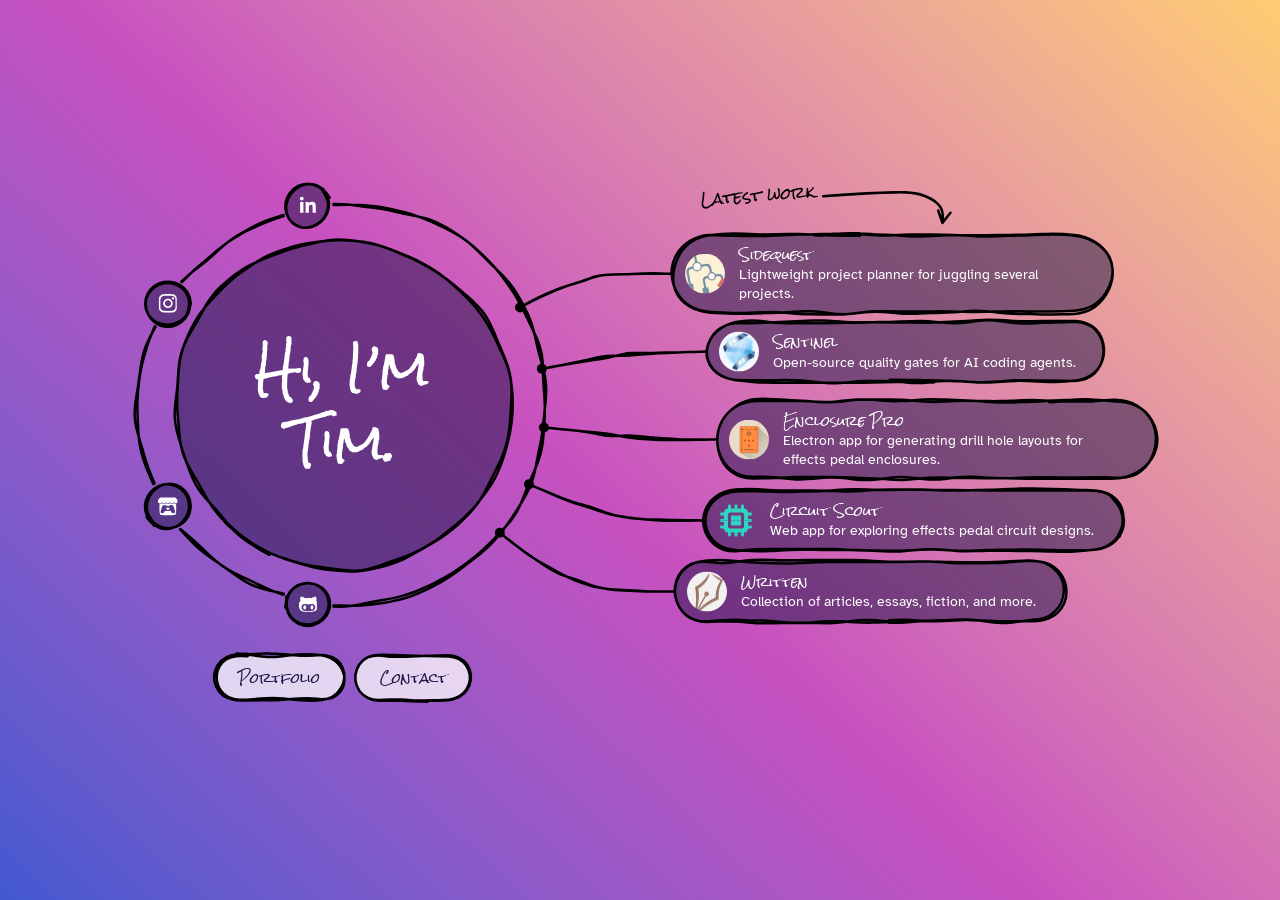
<file: index.html>
<!DOCTYPE html>
<html lang="en" class="no-js">
  <head>
    <!-- Google tag (gtag.js) -->
    <script async src="https://www.googletagmanager.com/gtag/js?id=G-JM2CZ1DLQ4"></script>
    <script>
      window.dataLayer = window.dataLayer || [];
      function gtag(){dataLayer.push(arguments);}
      gtag('js', new Date());

      gtag('config', 'G-JM2CZ1DLQ4');
    </script>
    <meta charset="utf-8">
    <meta name="viewport" content="width=device-width, initial-scale=1">
    <title>Tim Samoff | Games, Apps, and Writing</title>
    <meta name="description" content="Tim Samoff is a Southern California-based game designer, educator, and media producer creating games, apps, interactive experiences, and written work.">
    <link rel="canonical" href="https://samoff.com/">
    <meta property="og:title" content="Tim Samoff | Games, Apps, and Writing">
    <meta property="og:description" content="Tim Samoff is a Southern California-based game designer, educator, and media producer creating games, apps, interactive experiences, and written work.">
    <meta property="og:url" content="https://samoff.com/">
    <meta property="og:type" content="website">
    <meta property="og:site_name" content="Tim Samoff">
    <meta property="og:locale" content="en_US">
    <meta property="og:image" content="https://samoff.com/samoff-com-social.png">
    <meta property="og:image:width" content="1200">
    <meta property="og:image:height" content="630">
    <meta property="og:image:alt" content="The samoff.com home page: a circle reading I explore, ringed by social icons, beside five project links over a purple-to-orange gradient.">
    <meta name="twitter:card" content="summary_large_image">
    <meta name="twitter:title" content="Tim Samoff | Games, Apps, and Writing">
    <meta name="twitter:description" content="Tim Samoff is a Southern California-based game designer, educator, and media producer creating games, apps, interactive experiences, and written work.">
    <meta name="twitter:image" content="https://samoff.com/samoff-com-social.png">
    <link rel="icon" href="favicon.ico" sizes="any">
    <link rel="icon" href="favicon.png" type="image/png" sizes="32x32">
    <link rel="apple-touch-icon" href="apple-touch-icon.png">
    <script>document.documentElement.className = 'js';</script>
    <link rel="preconnect" href="https://fonts.googleapis.com">
    <link rel="preconnect" href="https://fonts.gstatic.com" crossorigin>
    <link rel="stylesheet" href="https://fonts.googleapis.com/css2?family=Atkinson+Hyperlegible:wght@400;700&family=Rock+Salt&display=swap">
    <link rel="stylesheet" href="css/home.css">
    <script type="application/ld+json">
    {
      "@context": "https://schema.org",
      "@graph": [
        {
          "@type": "WebSite",
          "@id": "https://samoff.com/#website",
          "url": "https://samoff.com/",
          "name": "Tim Samoff",
          "author": { "@id": "https://samoff.com/#person" }
        },
        {
          "@type": "Person",
          "@id": "https://samoff.com/#person",
          "name": "Tim Samoff",
          "url": "https://samoff.com",
          "sameAs": [
            "https://github.com/timsamoff",
            "https://timsamoff.itch.io",
            "https://instagram.com/timsamoff",
            "https://linkedin.com/in/timsamoff/"
          ]
        }
      ]
    }
    </script>
  </head>

  <body>
    <main class="stage">
      <!-- Lines, circle, and arrow are drawn here by js/home.js. -->
      <svg class="ink" aria-hidden="true" focusable="false"></svg>
      <div class="zone" aria-hidden="true"></div>
      <div class="orbit-probe" aria-hidden="true"></div>

      <header class="hub">
        <h1>Hi, I&#8217;m<br>Tim.</h1>

        <!-- Shows the lines from js/lines.js on hover, click, or tap. -->
        <p class="hub-say" aria-live="polite"></p>

        <!-- Small screens: shows the tapped project. -->
        <div class="hub-detail" aria-live="polite">
          <p class="d-name"></p>
          <p class="d-desc"></p>
          <a class="d-open" href="#">Open</a>
        </div>
      </header>

      <section class="work" aria-labelledby="work-title">
        <h2 class="tape" id="work-title">Latest work</h2>
        <ul class="pills">
          <li>
            <a class="pill" href="https://offware.io/sidequest/">
              <span class="glyph"><img src="img/sidequest.svg" alt="" width="40" height="40" draggable="false"></span>
              <span class="pill-text">
                <span class="name">Sidequest</span>
                <span class="desc">Lightweight project planner for juggling several projects.</span>
              </span>
            </a>
          </li>
          <li>
            <a class="pill" href="https://offware.io/sentinel/">
              <span class="glyph"><img src="img/sentinel.png" alt="" width="40" height="40" draggable="false"></span>
              <span class="pill-text">
                <span class="name">Sentinel</span>
                <span class="desc">Open-source quality gates for AI coding agents.</span>
              </span>
            </a>
          </li>
          <li>
            <a class="pill" href="https://offware.io/enclosure-pro/">
              <span class="glyph"><img src="img/enclosure-pro.svg" alt="" width="40" height="40" draggable="false"></span>
              <span class="pill-text">
                <span class="name">Enclosure Pro</span>
                <span class="desc">Electron app for generating drill hole layouts for effects pedal enclosures.</span>
              </span>
            </a>
          </li>
          <li>
            <a class="pill" href="https://circuit-scout.offware.io/">
              <span class="glyph"><img src="img/circuit-scout.svg" alt="" width="40" height="40" draggable="false"></span>
              <span class="pill-text">
                <span class="name">Circuit Scout</span>
                <span class="desc">Web app for exploring effects pedal circuit designs.</span>
              </span>
            </a>
          </li>
          <li>
            <a class="pill" href="/written/">
              <span class="glyph"><img src="img/written.png" alt="" width="40" height="40" draggable="false"></span>
              <span class="pill-text">
                <span class="name">Written</span>
                <span class="desc">Collection of articles, essays, fiction, and more.</span>
              </span>
            </a>
          </li>
        </ul>
      </section>

      <!-- Icons: Font Awesome Free 6.5.0, CC BY 4.0, fontawesome.com -->
      <nav class="social" aria-label="Elsewhere">
        <ul>
          <li><a href="https://github.com/timsamoff" aria-label="GitHub"><svg viewBox="0 0 480 512" aria-hidden="true" focusable="false"><path d="M186.1 328.7c0 20.9-10.9 55.1-36.7 55.1s-36.7-34.2-36.7-55.1 10.9-55.1 36.7-55.1 36.7 34.2 36.7 55.1zM480 278.2c0 31.9-3.2 65.7-17.5 95-37.9 76.6-142.1 74.8-216.7 74.8-75.8 0-186.2 2.7-225.6-74.8-14.6-29-20.2-63.1-20.2-95 0-41.9 13.9-81.5 41.5-113.6-5.2-15.8-7.7-32.4-7.7-48.8 0-21.5 4.9-32.3 14.6-51.8 45.3 0 74.3 9 108.8 36 29-6.9 58.8-10 88.7-10 27 0 54.2 2.9 80.4 9.2 34-26.7 63-35.2 107.8-35.2 9.8 19.5 14.6 30.3 14.6 51.8 0 16.4-2.6 32.7-7.7 48.2 27.5 32.4 39 72.3 39 114.2zm-64.3 50.5c0-43.9-26.7-82.6-73.5-82.6-18.9 0-37 3.4-56 6-14.9 2.3-29.8 3.2-45.1 3.2-15.2 0-30.1-.9-45.1-3.2-18.7-2.6-37-6-56-6-46.8 0-73.5 38.7-73.5 82.6 0 87.8 80.4 101.3 150.4 101.3h48.2c70.3 0 150.6-13.4 150.6-101.3zm-82.6-55.1c-25.8 0-36.7 34.2-36.7 55.1s10.9 55.1 36.7 55.1 36.7-34.2 36.7-55.1-10.9-55.1-36.7-55.1z"/></svg></a></li>
          <li><a href="https://timsamoff.itch.io" aria-label="itch.io"><svg viewBox="0 0 512 512" aria-hidden="true" focusable="false"><path d="M71.92 34.77C50.2 47.67 7.4 96.84 7 109.73v21.34c0 27.06 25.29 50.84 48.25 50.84 27.57 0 50.54-22.85 50.54-50 0 27.12 22.18 50 49.76 50s49-22.85 49-50c0 27.12 23.59 50 51.16 50h.5c27.57 0 51.16-22.85 51.16-50 0 27.12 21.47 50 49 50s49.76-22.85 49.76-50c0 27.12 23 50 50.54 50 23 0 48.25-23.78 48.25-50.84v-21.34c-.4-12.9-43.2-62.07-64.92-75C372.56 32.4 325.76 32 256 32S91.14 33.1 71.92 34.77zm132.32 134.39c-22 38.4-77.9 38.71-99.85.25-13.17 23.14-43.17 32.07-56 27.66-3.87 40.15-13.67 237.13 17.73 269.15 80 18.67 302.08 18.12 379.76 0 31.65-32.27 21.32-232 17.75-269.15-12.92 4.44-42.88-4.6-56-27.66-22 38.52-77.85 38.1-99.85-.24-7.1 12.49-23.05 28.94-51.76 28.94a57.54 57.54 0 0 1-51.75-28.94zm-41.58 53.77c16.47 0 31.09 0 49.22 19.78a436.91 436.91 0 0 1 88.18 0C318.22 223 332.85 223 349.31 223c52.33 0 65.22 77.53 83.87 144.45 17.26 62.15-5.52 63.67-33.95 63.73-42.15-1.57-65.49-32.18-65.49-62.79-39.25 6.43-101.93 8.79-155.55 0 0 30.61-23.34 61.22-65.49 62.79-28.42-.06-51.2-1.58-33.94-63.73 18.67-67 31.56-144.45 83.88-144.45zM256 270.79s-44.38 40.77-52.35 55.21l29-1.17v25.32c0 1.55 21.34.16 23.33.16 11.65.54 23.31 1 23.31-.16v-25.28l29 1.17c-8-14.48-52.35-55.24-52.35-55.24z"/></svg></a></li>
          <li><a href="https://instagram.com/timsamoff" aria-label="Instagram"><svg viewBox="0 0 448 512" aria-hidden="true" focusable="false"><path d="M224.1 141c-63.6 0-114.9 51.3-114.9 114.9s51.3 114.9 114.9 114.9S339 319.5 339 255.9 287.7 141 224.1 141zm0 189.6c-41.1 0-74.7-33.5-74.7-74.7s33.5-74.7 74.7-74.7 74.7 33.5 74.7 74.7-33.6 74.7-74.7 74.7zm146.4-194.3c0 14.9-12 26.8-26.8 26.8-14.9 0-26.8-12-26.8-26.8s12-26.8 26.8-26.8 26.8 12 26.8 26.8zm76.1 27.2c-1.7-35.9-9.9-67.7-36.2-93.9-26.2-26.2-58-34.4-93.9-36.2-37-2.1-147.9-2.1-184.9 0-35.8 1.7-67.6 9.9-93.9 36.1s-34.4 58-36.2 93.9c-2.1 37-2.1 147.9 0 184.9 1.7 35.9 9.9 67.7 36.2 93.9s58 34.4 93.9 36.2c37 2.1 147.9 2.1 184.9 0 35.9-1.7 67.7-9.9 93.9-36.2 26.2-26.2 34.4-58 36.2-93.9 2.1-37 2.1-147.8 0-184.8zM398.8 388c-7.8 19.6-22.9 34.7-42.6 42.6-29.5 11.7-99.5 9-132.1 9s-102.7 2.6-132.1-9c-19.6-7.8-34.7-22.9-42.6-42.6-11.7-29.5-9-99.5-9-132.1s-2.6-102.7 9-132.1c7.8-19.6 22.9-34.7 42.6-42.6 29.5-11.7 99.5-9 132.1-9s102.7-2.6 132.1 9c19.6 7.8 34.7 22.9 42.6 42.6 11.7 29.5 9 99.5 9 132.1s2.7 102.7-9 132.1z"/></svg></a></li>
          <li><a href="https://linkedin.com/in/timsamoff/" aria-label="LinkedIn"><svg viewBox="0 0 448 512" aria-hidden="true" focusable="false"><path d="M100.28 448H7.4V148.9h92.88zM53.79 108.1C24.09 108.1 0 83.5 0 53.8a53.79 53.79 0 0 1 107.58 0c0 29.7-24.1 54.3-53.79 54.3zM447.9 448h-92.68V302.4c0-34.7-.7-79.2-48.29-79.2-48.29 0-55.69 37.7-55.69 76.7V448h-92.78V148.9h89.08v40.8h1.3c12.4-23.5 42.69-48.3 87.88-48.3 94 0 111.28 61.9 111.28 142.3V448z"/></svg></a></li>
        </ul>
      </nav>

      <nav class="actions" aria-label="Portfolio and contact">
        <a class="btn" href="/portfolio">Portfolio</a>
        <a class="btn" href="mailto:samoff@gmail.com">Contact</a>
      </nav>
    </main>

    <script src="js/lines.js"></script>
    <script src="js/home.js"></script>
  </body>
</html>
</file>
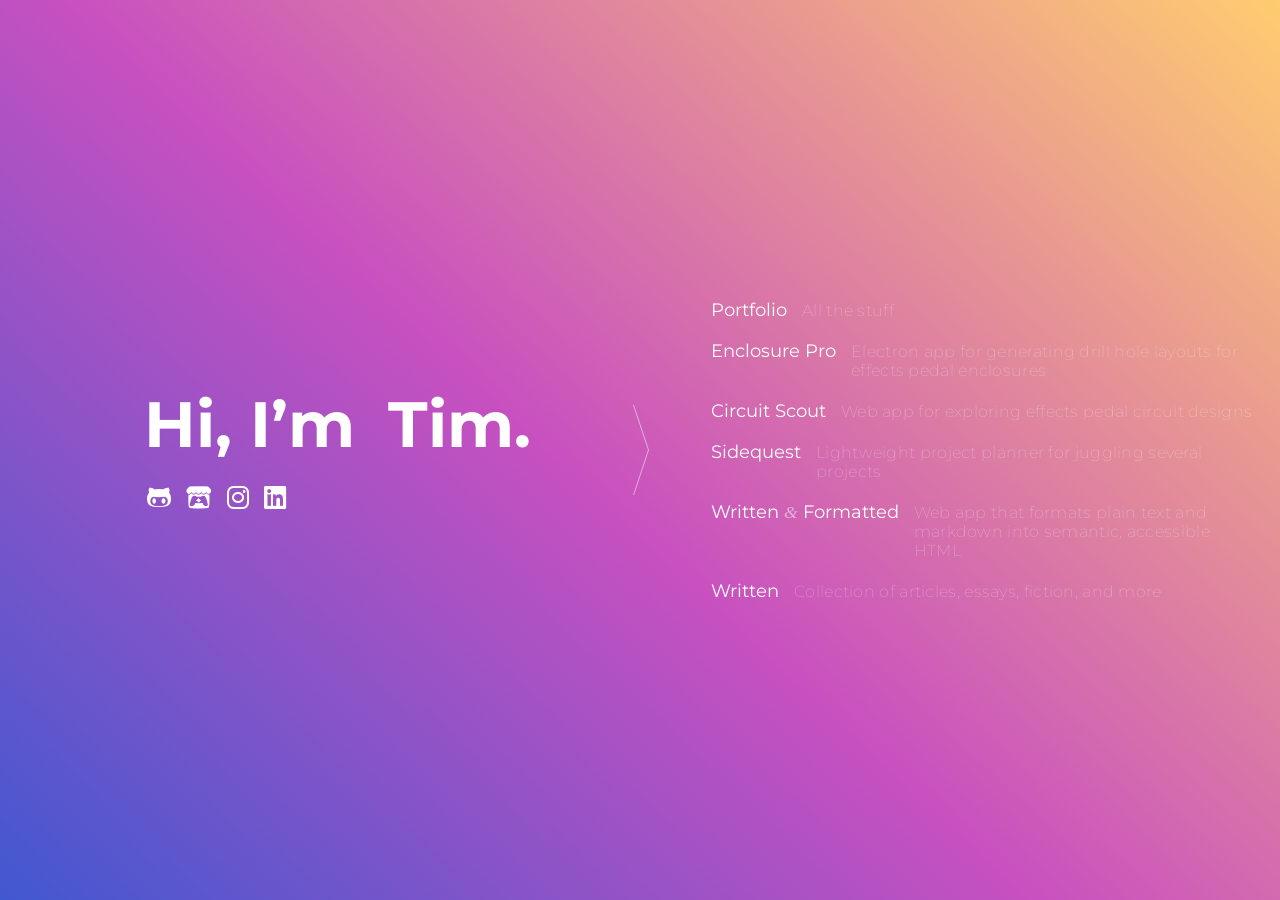
<file: archive/2026-11-home/index.html>
<!DOCTYPE html>
<html>
  <head>
    <meta charset="utf-8">
    <!-- Archived copy of the home page as it was before November 2026. -->
    <meta name="robots" content="noindex">
    <meta name="viewport" content="width=device-width, initial-scale=1.0, maximum-scale=1.0, user-scalable=no">
    <title>Tim Samoff | Games, Writing, and Web Apps</title>
    <meta name="description" content="A curated collection of work by educator, media producer, and game designer Tim Samoff.">
    <link rel="canonical" href="https://samoff.com/">
    <link rel="stylesheet" href="css/reset.css">
    <link rel="stylesheet" href="css/main.css">
    <link rel="stylesheet" href="https://cdnjs.cloudflare.com/ajax/libs/font-awesome/6.5.0/css/all.min.css">
    <script type="application/ld+json">
    {
      "@context": "https://schema.org",
      "@graph": [
        {
          "@type": "WebSite",
          "@id": "https://samoff.com/#website",
          "url": "https://samoff.com/",
          "name": "Tim Samoff",
          "author": { "@id": "https://samoff.com/#person" }
        },
        {
          "@type": "Person",
          "@id": "https://samoff.com/#person",
          "name": "Tim Samoff",
          "url": "https://samoff.com",
          "sameAs": [
            "https://github.com/timsamoff",
            "https://timsamoff.itch.io",
            "https://instagram.com/timsamoff",
            "https://linkedin.com/in/timsamoff/"
          ]
        }
      ]
    }
    </script>
  </head>

<body>
    <div class="main-wrapper">
        <div class="container">
            <div class="about-me">
                Hi, I&#8217;m <span class="tim"><a href='mailto:samoff@gmail.com'>Tim</a></span>.
                <span class="regular-text links">
                    <a href="https://github.com/timsamoff"><i class="first fa-brands fa-github-alt"></i></a>
                    <a href="https://timsamoff.itch.io"><i class="fa-brands fa-itch-io"></i></a>
                    <a href="https://instagram.com/timsamoff"><i class="fa-brands fa-instagram"></i></a>
                    <a href="https://linkedin.com/in/timsamoff/"><i class="fa-brands fa-linkedin"></i></a>
                </span>
            </div>
        </div>
        
        <div class="extension-area">
            <div class="divider">
                <svg class="chevron" viewBox="0 0 24 24" preserveAspectRatio="none" fill="none" stroke="currentColor">
                    <path d="M9 18l6-6-6-6" vector-effect="non-scaling-stroke"/>
                </svg>
            </div>
            <div class="projects-list">
                <ul>
                    <li><a href="/portfolio">Portfolio</a>
                    <span class="desc">All the stuff</span></li>
                    <li><a href="/enclosure-pro">Enclosure Pro</a>
                    <span class="desc">Electron app for generating drill hole layouts for effects pedal enclosures</span></li>
                    <li><a href="/circuit-scout">Circuit Scout</a>
                    <span class="desc">Web app for exploring effects pedal circuit designs</span></li>
                    <li><a href="/sidequest/">Sidequest</a>
                    <span class="desc">Lightweight project planner for juggling several projects</span></li>
                    <li><a href="/written/app/">Written <em>&</em> Formatted</a>
                    <span class="desc">Web app that formats plain text and markdown into semantic, accessible HTML</span></li>
                    <li><a href="/written/">Written</a>
                    <span class="desc">Collection of articles, essays, fiction, and more</span></li>
                </ul>
            </div>
        </div>
    </div>
</body>
</html>
</file>
<file: css/home.css>
/* Home page. The wide and compact layouts share one set of markup; see CLAUDE.md.
   The compact breakpoint must match the media query string in js/home.js. */

:root {
    /* Fallbacks for browsers without OKLCH. The real values are in the @supports block below.
       The gate checks they match. */
    --bg-start: #4158D0;
    --bg-middle: #C850C0;
    --bg-end: #FFCC70;
    --ink: #1c1446;
    --pen: #000;    /* Every drawn line: circle, ring, pill and icon outlines, connectors. */
    --note: #fff;   /* Handwritten social names. */
    --label: #000;  /* The "Latest work" note and its arrow. */
    --paper: #fff;
    /* Wash behind white text. Lighter fails contrast at the yellow end. */
    --tint: rgba(28, 20, 70, 0.5);
    --btn-fill: rgba(255, 255, 255, 0.75);
    --line: 2.5px;
    --line-hot: 4px;
    --focus: 3px;
    --text-xs: 0.75rem;   /* Inside the circle. */
    --text-s: 0.8rem;
    --text-m: 0.88rem;
    --text-l: 0.95rem;
    --icon: 1.15rem;      /* Social icon glyphs. */
    --edge: 34px;   /* How far outside the ring still counts as the ring. js/home.js measures it. */
    --font: 'Atkinson Hyperlegible', sans-serif;
    --display: 'Rock Salt', cursive;
}

*, *::before, *::after { box-sizing: border-box; }

html { height: 100%; }

body {
    margin: 0;
    min-height: 100vh;
    min-height: 100dvh;
    font-family: var(--font);
    color: var(--paper);
    background: linear-gradient(43deg, var(--bg-start) 0%, var(--bg-middle) 46%, var(--bg-end) 100%) fixed;
}

/* The same colors as OKLCH, so JS can sway --hue while lightness, and contrast, hold.
   These override the hex values above in any browser that supports OKLCH. */
@supports (color: oklch(0.5 0.1 0)) {
    :root {
        --bg-start: oklch(0.514 0.186 calc(270.3 + var(--hue, 0)));
        --bg-middle: oklch(0.628 0.2 calc(330.3 + var(--hue, 0)));
        --bg-end: oklch(0.872 0.124 calc(80.7 + var(--hue, 0)));
    }
}

/* color-mix needs its own block: an invalid custom property value doesn't fall back. */
@supports (color: color-mix(in srgb, red 50%, transparent)) {
    :root {
        --tint: color-mix(in srgb, var(--ink) 50%, transparent);
        --btn-fill: color-mix(in srgb, var(--paper) 75%, transparent);
    }
}

ul { list-style: none; margin: 0; padding: 0; }
h1, h2, p { margin: 0; }

.stage {
    position: relative;
    height: 100vh;
    height: 100dvh;
    min-height: 320px;
    overflow-x: clip;
}

/* ---------- Drawn lines ---------- */

.ink {
    position: absolute;
    inset: 0;
    width: 100%;
    height: 100%;
    pointer-events: none;
}

.ink path, .ink circle {
    fill: none;
    stroke: var(--pen);
    stroke-width: var(--line);
    stroke-linecap: round;
    stroke-linejoin: round;
}

.ink .ink-node { fill: var(--pen); stroke: none; }
.ink .ink-arrow { stroke: var(--label); }

/* Each outlined shape is a wash (sk-fill) under two pen passes (sk-stroke). */
.ink .sk-fill { fill: var(--tint); stroke: none; }
.ink .sk-fill.sk-btn { fill: var(--btn-fill); }
.ink .sk-fill.sk-btn.is-hot { fill: var(--tint); }
.ink .sk-fill.sk-badge.is-hot,
.ink .sk-fill.is-on { fill: var(--paper); }
.ink .sk-stroke.sk-pill.is-hot { stroke-width: var(--line-hot); }
.ink .sk-stroke.is-down { stroke-width: var(--line-hot); }

/* ---------- Circle ---------- */

.zone, .hub {
    position: absolute;
    left: var(--cx);
    top: var(--cy);
    translate: -50% -50%;
    border-radius: 50%;
    touch-action: none;
}

.zone {
    width: calc(2 * (var(--orbit-r) + var(--edge)));
    height: calc(2 * (var(--orbit-r) + var(--edge)));
}

.orbit-probe {
    position: absolute;
    left: 0;
    top: 0;
    width: var(--orbit-r);
    height: 0;
    visibility: hidden;
}

.hub {
    width: calc(2 * var(--hub-r));
    height: calc(2 * var(--hub-r));
    display: grid;
    place-items: center;
    text-align: center;
}

.hub h1 {
    font-family: var(--display);
    font-weight: 400;
    font-size: calc(var(--hub-r) * 0.3);
    line-height: 1.5;
    user-select: none;
}

.hub-detail { display: none; }

/* The greeting and the line that replaces it share the same spot. */
.hub h1, .hub-say { grid-area: 1 / 1; }

.hub-say {
    max-width: calc(var(--hub-r) * 1.6);
    font-family: var(--display);
    font-size: calc(var(--hub-r) * 0.24);
    line-height: 1.5;
    text-wrap: balance;
    white-space: pre-line;   /* A newline in js/lines.js forces a break. */
    opacity: 0;
    pointer-events: none;
    user-select: none;
}

.is-saying h1 { opacity: 0; }

.is-saying .hub-say {
    opacity: 1;
    animation: write-on 0.4s steps(7) both;
}

/* The greeting wipes back in the same way. JS removes the class when it finishes. */
.wipe-in h1 { animation: write-on 0.4s steps(7) both; }

.has-detail .hub-say,
.has-detail .hub-btn { display: none; }

/* Wipes text in from the left in a few steps, like handwriting. */
@keyframes write-on {
    from { clip-path: inset(-20% 100% -20% -10%); }
    to { clip-path: inset(-20% -10% -20% -10%); }
}

@media (prefers-reduced-motion: reduce) {
    .is-saying .hub-say,
    .wipe-in h1,
    .social-note.is-on { animation: none; }
}

/* Invisible button covering the circle. */
.hub-btn {
    position: absolute;
    inset: 0;
    padding: 0;
    border: 0;
    border-radius: 50%;
    background: none;
    cursor: pointer;
    touch-action: none;
    -webkit-tap-highlight-color: transparent;
}

.hub-btn:focus-visible {
    outline: var(--focus) solid var(--paper);
    outline-offset: -6px;
}

/* Without JavaScript nothing draws the circle, so CSS does. */
.no-js .hub,
.no-js .pill,
.no-js .social a {
    border: var(--line) solid var(--pen);
    background: var(--tint);
}
.no-js .btn { background: var(--btn-fill); }

/* ---------- Shared pieces ---------- */

/* The "Latest work" note. */
.tape {
    display: inline-block;
    color: var(--label);
    font-family: var(--display);
    font-size: var(--text-l);
    font-weight: 400;
    line-height: 1.4;
    white-space: nowrap;
    rotate: -4deg;
}

.pill {
    display: flex;
    align-items: center;
    gap: 14px;
    color: var(--paper);
    text-decoration: none;
    border-radius: 999px;
    -webkit-tap-highlight-color: transparent;
}

.glyph {
    position: relative;
    flex: none;
    display: block;
    width: 40px;
    height: 40px;
}

.glyph img {
    display: block;
    width: 100%;
    height: 100%;
    border-radius: 50%;
}

/* Two-tone ring: white between two ink lines, so it shows at both ends of the gradient. */
.pill:focus-visible,
.social a:focus-visible {
    outline: var(--focus) solid var(--paper);
    outline-offset: 2px;
    box-shadow: 0 0 0 calc(var(--focus) + 4px) var(--ink);
}

.social a {
    display: grid;
    place-items: center;
    width: 44px;
    height: 44px;
    border-radius: 50%;
    color: var(--paper);
    text-decoration: none;
    touch-action: none;
}

.social a svg {
    height: calc(var(--icon) * var(--icon-scale, 1));
    width: auto;
    fill: currentColor;
}

/* GitHub, itch.io, and Instagram read small next to LinkedIn at the same height. */
.social a[aria-label="GitHub"],
.social a[aria-label="itch.io"] { --icon-scale: 1.1; }
.social a[aria-label="Instagram"] { --icon-scale: 1.15; }

.social a:hover,
.social a:focus-visible { color: var(--ink); }

/* Handwritten name that appears beside a hovered or focused social icon.
   JS creates it and sets left and top. */
.social-note {
    position: absolute;
    translate: -50% -50%;
    rotate: -4deg;
    font-family: var(--display);
    font-size: var(--text-s);
    line-height: 1.4;
    color: var(--note);
    background: var(--tint);
    padding: 3px 10px 1px;
    border-radius: 0;
    white-space: nowrap;
    pointer-events: none;
    opacity: 0;
}

.social-note.is-on {
    opacity: 1;
    animation: write-on 0.3s steps(5) both;
}

.actions {
    position: absolute;
    display: flex;
    gap: 12px;
}

.btn, .d-open {
    display: inline-block;
    color: var(--ink);
    font-family: var(--display);
    font-weight: 400;
    line-height: 1.2;
    text-decoration: none;
    border-radius: 999px;
    white-space: nowrap;
}

.btn {
    padding: 15px 24px 14px;
    font-size: var(--text-s);
}

/* Focus turns the text white on the dark wash. */
.btn:focus-visible,
.d-open:focus-visible {
    color: var(--paper);
    outline: var(--focus) solid var(--paper);
    outline-offset: 5px;
}

/* Hover does the same, only on devices that hover, since touch leaves :hover stuck. */
@media (hover: hover) {
    .btn:hover,
    .d-open:hover { color: var(--paper); }
}

/* Grows the tap target to 44px without changing the look. */
.d-open { position: relative; }
.d-open::after {
    content: '';
    position: absolute;
    inset: -5px 0;
}

/* Without JavaScript the angles are not set, so five entries get fixed ones. */
.no-js .pills li:nth-child(1) { --a: -90deg; }
.no-js .pills li:nth-child(2) { --a: -18deg; }
.no-js .pills li:nth-child(3) { --a: 54deg; }
.no-js .pills li:nth-child(4) { --a: 126deg; }
.no-js .pills li:nth-child(5) { --a: 198deg; }

/* ---------- Wide layout ---------- */

@media (min-width: 821px) and (min-height: 601px) {
    .stage {
        --hub-r: clamp(110px, min(13vw, 22vh), 200px);
        --orbit-r: calc(var(--hub-r) + 36px);
        /* The ring (plus the icons riding it), the gap, and the pill column are
           centered as one block. 22px is half a social icon. */
        --ring-w: calc(2 * var(--orbit-r) + 44px);
        --gap: clamp(56px, 8vw, 150px);
        --col: min(492px, 100vw - var(--ring-w) - var(--gap) - 48px);
        --cx: calc(50% - (var(--ring-w) + var(--gap) + var(--col)) / 2 + var(--ring-w) / 2);
        --cy: 45%;
    }

    /* Social icons ride the ring. JS turns it by setting --theta on the stage. */
    .social li {
        position: absolute;
        left: var(--cx);
        top: var(--cy);
        width: 0;
        height: 0;
        --turn: calc(var(--theta, 0deg) + var(--a));
        transform: rotate(var(--turn)) translateX(var(--orbit-r)) rotate(calc(-1 * var(--turn)));
    }
    .social li:nth-child(1) { --a: 100deg; }
    .social li:nth-child(2) { --a: 150deg; }
    .social li:nth-child(3) { --a: 210deg; }
    .social li:nth-child(4) { --a: 260deg; }

    .social a {
        position: absolute;
        left: -22px;
        top: -22px;
    }

    .work {
        position: absolute;
        left: calc(var(--cx) + var(--ring-w) / 2 + var(--gap));
        width: var(--col);
        top: var(--cy);
        translate: 0 -50%;
    }

    .tape { margin: 0 0 26px 30px; }

    .pills {
        display: flex;
        flex-direction: column;
        align-items: flex-start;
        gap: 14px;
    }

    .pills li:nth-child(2), .pills li:nth-child(4) { margin-left: 34px; }
    .pills li:nth-child(3) { margin-left: 52px; }

    .pill {
        max-width: 440px;
        padding: 10px 30px 10px 12px;
    }

    .pill-text { display: block; }

    .name {
        display: block;
        font-family: var(--display);
        font-weight: 400;
        font-size: var(--text-s);
        line-height: 1.5;
    }

    .desc {
        display: block;
        margin-top: 2px;
        font-size: var(--text-m);
        line-height: 1.3;
    }

    .pill:hover .name {
        text-decoration: underline;
        text-decoration-thickness: 2px;
        text-underline-offset: 3px;
    }

    .actions {
        left: var(--cx);
        top: calc(var(--cy) + var(--orbit-r) + 48px);
        translate: -50% 0;
    }
}

/* ---------- Compact layout ---------- */

@media (max-width: 820px), (max-height: 600px) {
    .stage {
        --size: min(100vw - 24px, 100dvh - 200px, 528px);
        --orbit-r: calc(var(--size) / 2 - 26px);
        --hub-r: calc(var(--orbit-r) - 38px);
        --cx: 50%;
        /* Centered between the label at the top and the buttons at the bottom. */
        --cy: calc(50dvh - 42px);
    }

    .tape {
        position: absolute;
        left: 16px;
        top: 18px;
    }

    /* Project circles ride the ring. */
    .pills li {
        position: absolute;
        left: var(--cx);
        top: var(--cy);
        width: 0;
        height: 0;
        --turn: calc(var(--theta, 0deg) + var(--a));
        transform: rotate(var(--turn)) translateX(var(--orbit-r)) rotate(calc(-1 * var(--turn)));
    }
    /* js/home.js sets --a on each item, spacing them evenly for any count. */

    .pill {
        position: absolute;
        left: -26px;
        top: -26px;
        width: 52px;
        height: 52px;
        justify-content: center;
        touch-action: none;
    }

    .glyph { width: 30px; height: 30px; }

    /* Name and description stay available to screen readers. */
    .pill-text,
    .has-detail .hub h1 {
        position: absolute;
        width: 1px;
        height: 1px;
        overflow: hidden;
        clip-path: inset(50%);
        white-space: nowrap;
    }

    .has-detail .hub-detail {
        display: flex;
        flex-direction: column;
        align-items: center;
        gap: 6px;
        padding: 0 calc(var(--hub-r) * 0.24);
    }

    .d-name {
        font-family: var(--display);
        font-weight: 400;
        font-size: var(--text-xs);
        line-height: 1.4;
    }

    .d-desc {
        font-size: var(--text-xs);
        line-height: 1.3;
    }

    .d-open {
        margin-top: 8px;
        padding: 11px 20px 9px;
        font-size: var(--text-xs);
    }

    .social {
        position: absolute;
        left: 0;
        right: 0;
        bottom: 78px;
    }

    .social ul {
        display: flex;
        justify-content: center;
        gap: 14px;
    }

    .actions {
        left: 0;
        right: 0;
        bottom: 16px;
        justify-content: center;
    }
}

/* Short and wide (a phone on its side): circle left, everything else right. */
@media (max-height: 600px) and (min-aspect-ratio: 5/4) {
    .stage {
        --size: min(100dvh - 40px, 46vw, 420px);
        --cx: 27%;
        --cy: 50%;
    }

    .tape {
        left: 56%;
        top: 16%;
    }

    .social {
        left: 50%;
        bottom: auto;
        top: calc(50% - 34px);
    }

    .actions {
        left: 50%;
        bottom: auto;
        top: calc(50% + 30px);
    }
}
</file>
<file: archive/2026-11-home/css/main.css>
/* http://samoff.com
   by Tim Samoff
*/

@import url('https://fonts.googleapis.com/css?family=Montserrat:200,700&display=swap');

:root {
    /* Main colors */
    --color-bg-start: #4158D0;
    --color-bg-middle: #C850C0;
    --color-bg-end: #FFCC70;
    --color-text-primary: #FFF;
    --color-text-secondary: rgba(255, 255, 255, 0.5);
    --color-link-hover: #22ec36;
    
    /* Black and white variants */
    --color-black: #000;
    --color-white: #FFF;
    
    /* Transparent */
    --color-transparent: transparent;
}

html, body { 
    box-sizing: border-box; 
    height: 100vh; 
    margin: 0; 
}

body {
    font-family: 'Montserrat', sans-serif;
    background: linear-gradient(43deg, var(--color-bg-start) 0%, var(--color-bg-middle) 46%, var(--color-bg-end) 100%);
    display: flex;
    align-items: center;
    padding: 20px;
}

.main-wrapper {
    display: flex;
    align-items: center;
    margin-left: 10%; 
    flex-wrap: wrap;
    gap: 20px;
    max-width: 100%;
}

.container {
    animation: 1s ease-out slideAndFade;
}

.about-me { 
    color: var(--color-text-primary); 
    line-height: 1.2; 
    font-weight: 700; 
    font-size: 3em;
}

.extension-area {
    display: flex;
    align-items: stretch;
    margin-left: 60px;
    opacity: 0;
    animation: fadeIn 0.5s ease-out forwards;
    animation-delay: 1s; 
    flex-shrink: 0;
    max-width: 100%;
    min-height: 180px;
}

.divider {
    width: 60px;
    display: flex;
    justify-content: center;
    align-items: center;
    flex-shrink: 0; 
}

.chevron {
    width: 100%;
    height: 180px;
    display: block; 
    color: var(--color-text-secondary);
    stroke-width: 1px;
    flex-shrink: 0;
}

@keyframes expandWidth {
    0% { width: 0; opacity: 0; }
    100% { width: 100%; opacity: 1; }
}

@keyframes fadeIn {
    to { opacity: 1; }
}

.projects-list {
    overflow: hidden;
    width: 0;
    animation: expandWidth 0.8s ease-out forwards;
    animation-delay: 1s;
    margin-left: 40px;
    height: auto;
    display: flex;
    align-items: center;
    min-width: 0;
}

.projects-list ul {
    list-style: none;
    padding: 0;
    margin: 0;
    display: flex;
    flex-direction: column;
    justify-content: center;
    width: 100%;
}

.projects-list li {
    display: flex;
    align-items: baseline;
    gap: 10px;
    font-size: 0.8em;
    font-weight: 400;
    margin-bottom: 20px;
    flex-wrap: wrap;
}

.projects-list li:last-child {
    margin-bottom: 0;
}

.projects-list a {
    color: var(--color-text-primary);
    text-decoration: none;
    transition: .5s ease;
    white-space: nowrap;
    flex-shrink: 0;
}

.projects-list a:hover {
    color: var(--color-link-hover);
}

.projects-list li .desc {
    font-size: 1em;
    font-weight: 200;
    color: var(--color-text-secondary);
    letter-spacing: 0.3px;
    white-space: normal;
    opacity: 0.7;
    transition: opacity 0.3s ease;
    word-wrap: break-word;
    overflow-wrap: break-word;
    min-width: 0;
}

.projects-list li:hover .desc {
    opacity: 1;
}

.regular-text { 
    display: flex; 
    margin-top: 20px; 
    font-weight: 200; 
    font-size: .4em; 
}

.about-me a, .regular-text a { 
    color: var(--color-text-primary); 
    margin-left: 15px; 
}

.first { 
    margin-left: -12px !important; 
}

.tim a {
    display: inline-block;
    color: var(--color-text-primary);
    text-decoration: none;
    transition: color .5s ease;
    animation: pulse-puff 3s infinite ease-in-out;
}

@keyframes pulse-puff {
    0%, 100% {
        text-shadow: 0 0 0px rgba(255, 255, 255, 0);
    }
    50% {
        text-shadow: 0 0 10px rgba(255, 255, 255, 0.4),
                     0 0 20px rgba(255, 255, 255, 0.2);
    }
}

.tim a:hover {
    color: var(--color-link-hover);
    animation: none;
    text-shadow: none;
}

.tim a:hover, .links a:hover { 
    color: var(--color-link-hover); 
    transition: .5s ease; 
}

@keyframes slideAndFade {
    0% { transform: translateX(-5%); opacity: 0; }
    100% { transform: translateX(0); opacity: 1; }
}

.projects-list a em {
    font-style: italic;
    font-family: serif;
    font-weight: 400;
    color: var(--color-text-secondary);
}

/* All screens except largest (1200px+) */
@media (max-width: 1199px) {
    .main-wrapper {
        margin-left: 5%;
        flex-direction: column;
        align-items: flex-start;
        padding: 20px;
        width: 100%;
        box-sizing: border-box;
        gap: 15px;
        flex-wrap: wrap;
    }

    .container {
        width: 100%;
    }

    .about-me {
        font-size: 2em;
        line-height: 1.3;
    }

    .regular-text {
        font-size: 0.7em;
        margin-top: 12px;
        flex-wrap: wrap;
    }

    .about-me a, .regular-text a {
        margin-left: 12px;
    }

    .first {
        margin-left: -8px !important;
    }

    .extension-area {
        margin-left: 0;
        margin-top: 18px;
        flex-direction: row;
        align-items: stretch;
        width: 100%;
        box-sizing: border-box;
        min-height: 180px;
    }

    .divider {
        width: 25px;
        margin-right: 10px;
        flex-shrink: 0;
        display: flex;
        justify-content: center;
        align-items: center;
    }

    .chevron {
        height: 180px;
        width: 100%;
        flex-shrink: 0;
    }

    .projects-list {
        margin-left: 0;
        height: auto;
        width: calc(100% - 35px) !important;
        animation: none;
        opacity: 1;
        overflow: visible;
        padding: 0;
        flex: 1;
        box-sizing: border-box;
        display: flex;
        align-items: center;
    }

    .projects-list ul {
        height: auto;
        width: 100%;
    }

    .projects-list li {
        flex-direction: column;
        align-items: flex-start;
        gap: 2px;
        font-size: 1em;
        margin-bottom: 12px;
        width: 100%;
    }

    .projects-list li .desc {
        font-size: 0.9em;
        white-space: normal;
        opacity: 0.8;
        padding-left: 0;
        line-height: 1.3;
    }

    .projects-list a {
        font-size: 1em;
        white-space: nowrap;
    }

    .projects-list a em {
        font-style: italic;
        font-family: serif;
    }

    @keyframes expandWidth {
        0% { width: 0; opacity: 0; }
        100% { width: 100%; opacity: 1; }
    }
}

/* Large screens - side by side with larger fonts */
@media (min-width: 1200px) {
    .main-wrapper {
        margin-left: 10%;
        flex-direction: row;
        align-items: center;
        padding: 0;
        gap: 20px;
        flex-wrap: nowrap;
        max-width: 90vw;
    }

    .container {
        width: auto;
        flex-shrink: 0;
    }

    .about-me {
        font-size: 4em;
        line-height: 1.2;
    }

    .regular-text {
        font-size: .4em;
        margin-top: 20px;
    }

    .about-me a, .regular-text a {
        margin-left: 15px;
    }

    .first {
        margin-left: -12px !important;
    }

    .extension-area {
        margin-left: 60px;
        flex-direction: row;
        align-items: center;
        margin-top: 0;
        flex-shrink: 1;
        min-width: 0;
        max-width: 100%;
        min-height: 180px;
    }

    .divider {
        width: 60px;
        margin-right: 0;
        flex-shrink: 0;
        display: flex;
        justify-content: center;
        align-items: center;
    }

    .chevron {
        height: 180px;
        width: 100%;
    }

    .projects-list {
        height: auto;
        width: 0;
        margin-left: 40px;
        animation: expandWidth 0.8s ease-out forwards;
        animation-delay: 1s;
        overflow: visible;
        display: flex;
        align-items: center;
        opacity: 0;
        flex-shrink: 1;
        min-width: 0;
    }

    .projects-list ul {
        height: auto;
        display: flex;
        flex-direction: column;
        justify-content: center;
        width: 100%;
    }

    .projects-list li {
        flex-direction: row;
        align-items: baseline;
        gap: 15px;
        font-size: 1.1em;
        margin-bottom: 20px;
        flex-wrap: wrap;
    }

    .projects-list li:last-child {
        margin-bottom: 0;
    }

    .projects-list li .desc {
        font-size: 0.9em;
        white-space: normal;
        opacity: 0.7;
        word-wrap: break-word;
        overflow-wrap: break-word;
        flex: 1;
        min-width: 100px;
    }

    .projects-list a {
        font-size: 1em;
        flex-shrink: 0;
        white-space: nowrap;
    }
}
</file>
